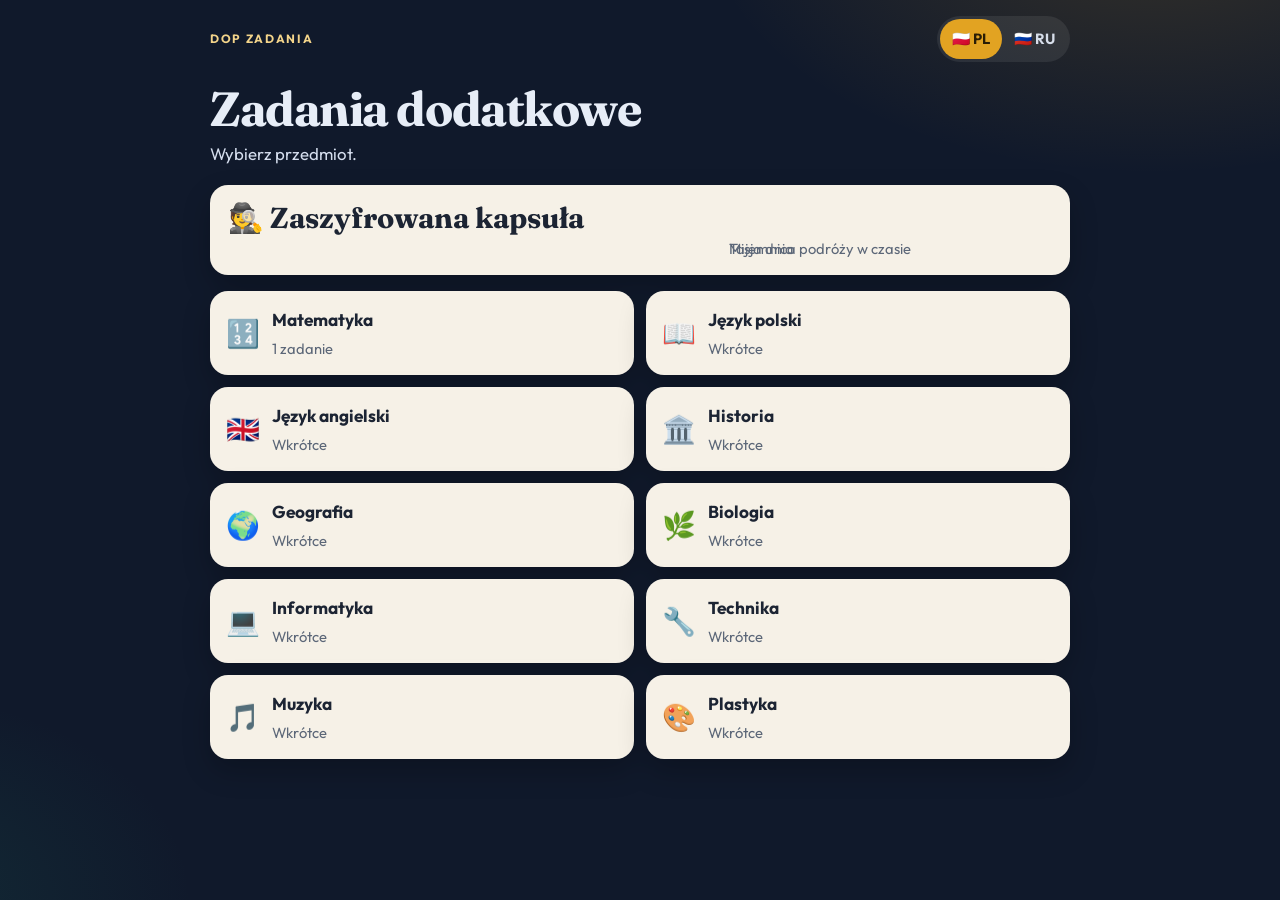
<file: index.html>
<!DOCTYPE html>
<html lang="pl">
<head>
  <meta charset="UTF-8">
  <meta name="viewport" content="width=device-width, initial-scale=1, viewport-fit=cover">
  <meta name="theme-color" content="#10192b">
  <title>Zadania dodatkowe</title>
  <link rel="icon" href="data:image/svg+xml,%3Csvg xmlns='http://www.w3.org/2000/svg' viewBox='0 0 64 64'%3E%3Crect fill='%2310192b' width='64' height='64' rx='14'/%3E%3Ctext x='32' y='42' text-anchor='middle' font-size='28'%3E🧩%3C/text%3E%3C/svg%3E">
  <link rel="preconnect" href="https://fonts.googleapis.com">
  <link rel="preconnect" href="https://fonts.gstatic.com" crossorigin>
  <link href="https://fonts.googleapis.com/css2?family=Fraunces:opsz,wght@9..144,600;9..144,700&family=Outfit:wght@400;600;700&display=swap" rel="stylesheet">
  <link rel="stylesheet" href="css/catalog.css">
</head>
<body>
  <div class="bg" aria-hidden="true"></div>
  <div class="app">
    <header class="top">
      <p class="brand" id="brand"></p>
      <div class="lang" role="group" aria-label="PL RU">
        <button type="button" data-set-lang="pl" aria-pressed="true">🇵🇱 PL</button>
        <button type="button" data-set-lang="ru" aria-pressed="false">🇷🇺 RU</button>
      </div>
    </header>
    <main id="stage"></main>
  </div>
  <noscript>
    <p class="noscript">Włącz JavaScript, aby wybrać zadanie.</p>
  </noscript>
  <script src="js/catalog-i18n.js"></script>
  <script src="js/catalog.js"></script>
</body>
</html>
</file>
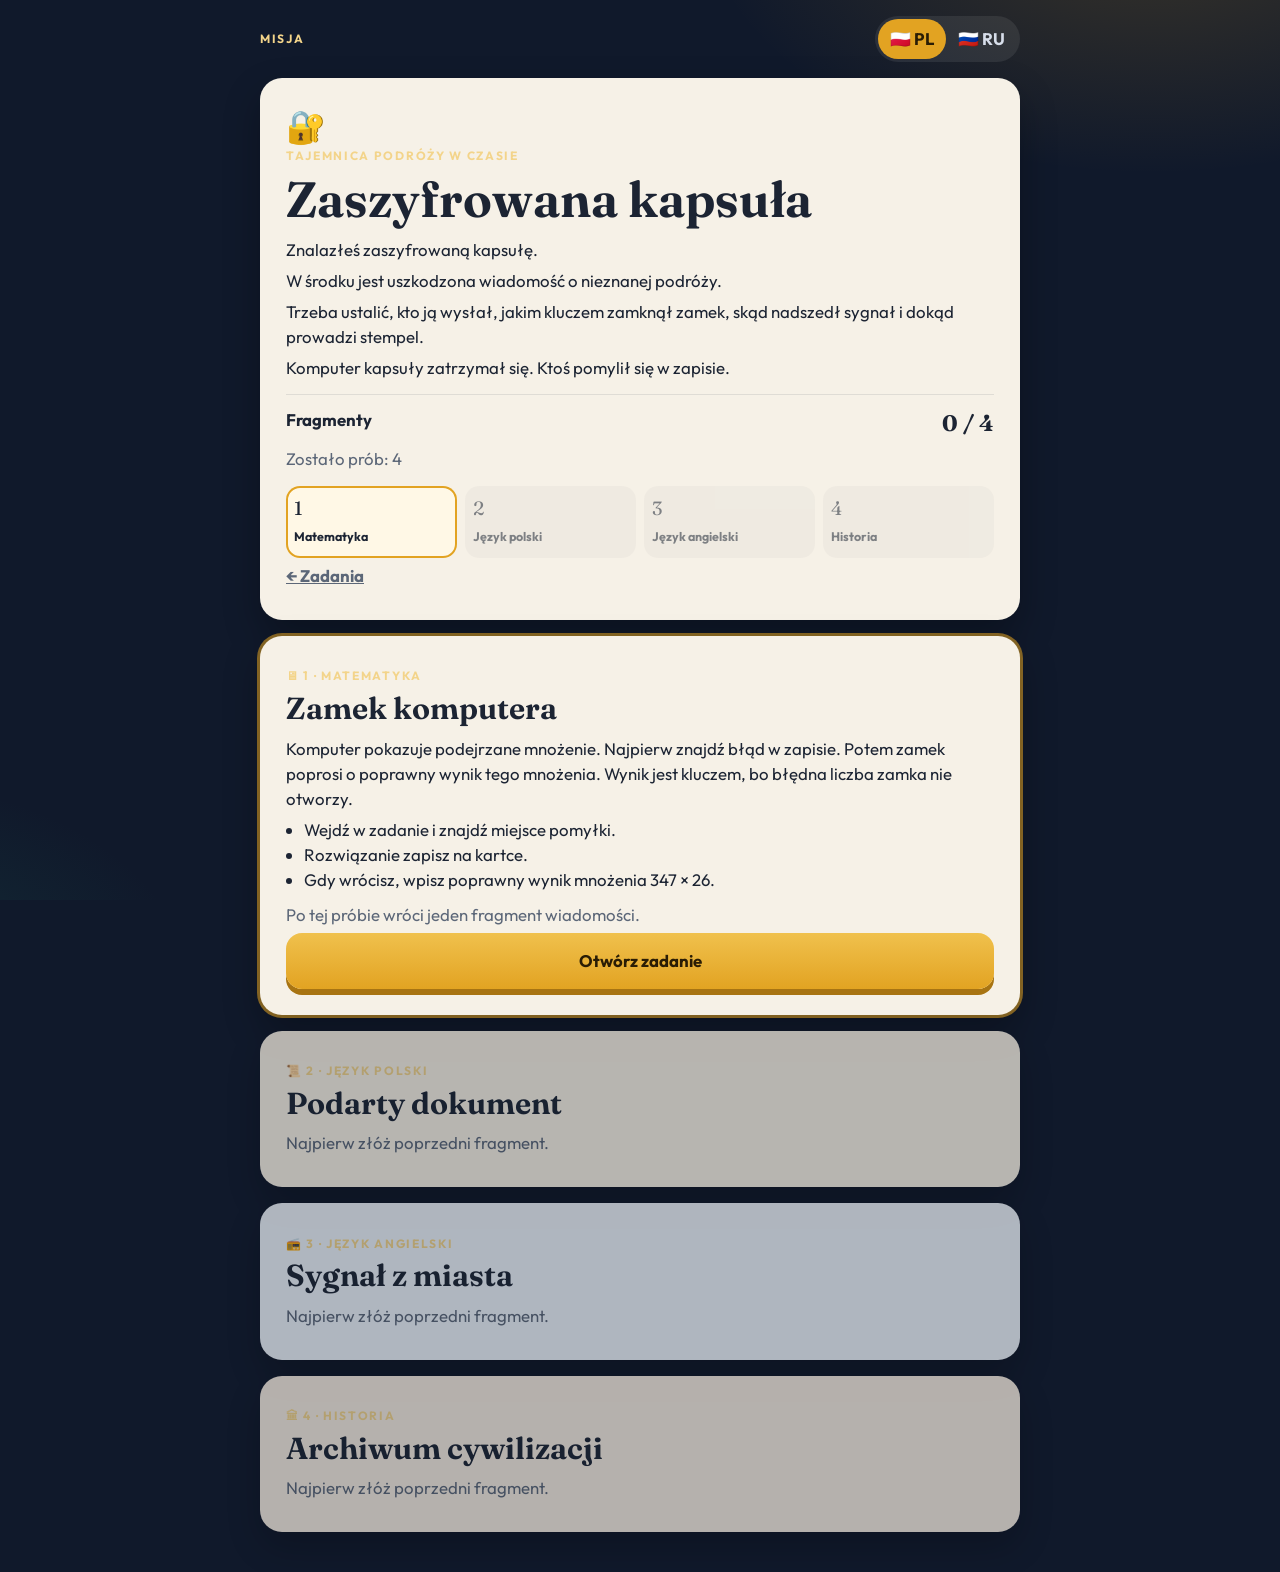
<file: zaszyfrowana-kapsula/index.html>
<!DOCTYPE html>
<html lang="pl">
<head>
  <meta charset="UTF-8">
  <meta name="viewport" content="width=device-width, initial-scale=1, viewport-fit=cover">
  <meta name="theme-color" content="#10192b">
  <title>Misja: zaszyfrowana kapsuła</title>
  <link rel="icon" href="data:image/svg+xml,%3Csvg xmlns='http://www.w3.org/2000/svg' viewBox='0 0 64 64'%3E%3Crect fill='%2310192b' width='64' height='64' rx='14'/%3E%3Cpath d='M32 14 a8 8 0 0 1 8 8 v4 h4 a6 6 0 0 1 6 6 v16 a6 6 0 0 1 -6 6 H20 a6 6 0 0 1 -6 -6 V32 a6 6 0 0 1 6 -6 h4 v-4 a8 8 0 0 1 8 -8 z' fill='none' stroke='%23f0c14d' stroke-width='3'/%3E%3C/svg%3E">
  <link rel="preconnect" href="https://fonts.googleapis.com">
  <link rel="preconnect" href="https://fonts.gstatic.com" crossorigin>
  <link href="https://fonts.googleapis.com/css2?family=Fraunces:ital,opsz,wght@0,9..144,600;0,9..144,700;1,9..144,600&family=Outfit:wght@400;600;700&display=swap" rel="stylesheet">
  <link rel="stylesheet" href="css/mission.css">
</head>
<body>
  <div class="bg" aria-hidden="true"></div>
  <div class="app">
    <header class="top" id="top"></header>
    <main id="stage"></main>
  </div>
  <noscript>
    <p class="noscript">Włącz JavaScript, aby otworzyć misję.</p>
  </noscript>
  <script src="js/copy.js"></script>
  <script src="js/app.js"></script>
</body>
</html>
</file>
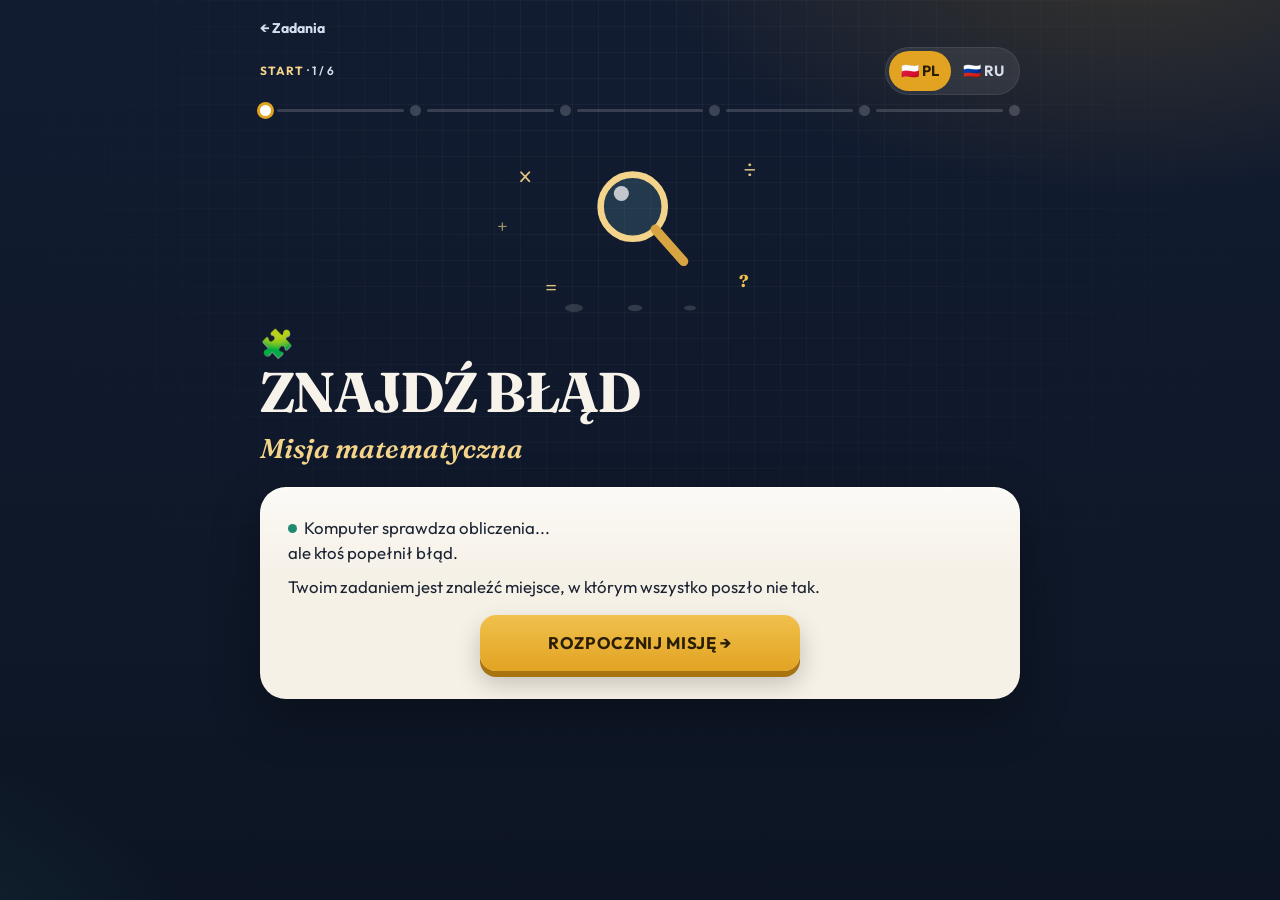
<file: znajdz-blad/index.html>
<!DOCTYPE html>
<html lang="pl">
<head>
  <meta charset="UTF-8">
  <meta name="viewport" content="width=device-width, initial-scale=1, viewport-fit=cover">
  <meta name="theme-color" content="#10192b">
  <title>ZNAJDŹ BŁĄD — Misja matematyczna</title>
  <link rel="icon" href="data:image/svg+xml,%3Csvg xmlns='http://www.w3.org/2000/svg' viewBox='0 0 64 64'%3E%3Crect fill='%2310192b' width='64' height='64' rx='14'/%3E%3Ccircle cx='26' cy='26' r='12' fill='none' stroke='%23f0c14d' stroke-width='4'/%3E%3Cpath d='M35 35 L48 50' stroke='%23f0c14d' stroke-width='4' stroke-linecap='round'/%3E%3C/svg%3E">
  <link rel="preconnect" href="https://fonts.googleapis.com">
  <link rel="preconnect" href="https://fonts.gstatic.com" crossorigin>
  <link href="https://fonts.googleapis.com/css2?family=Fraunces:ital,opsz,wght@0,9..144,600;0,9..144,700;1,9..144,600&family=Outfit:wght@400;600;700&display=swap" rel="stylesheet">
  <link rel="stylesheet" href="css/style.css">
</head>
<body>
  <div class="bg" aria-hidden="true"></div>
  <div class="app">
    <header class="top" id="top"></header>
    <main id="stage"></main>
  </div>
  <noscript>
    <p class="noscript">Włącz JavaScript, aby rozpocząć misję.</p>
  </noscript>
  <script src="js/i18n.js"></script>
  <script src="js/app.js"></script>
</body>
</html>
</file>
<file: css/catalog.css>
:root {
  --ink: #10192b;
  --paper: #f6f1e7;
  --gold: #e2a322;
  --gold-2: #f3d48a;
  --text: #1c2433;
  --muted: #5c6778;
  --on-dark: #e7edf7;
  --font: "Outfit", "Segoe UI", sans-serif;
  --display: "Fraunces", Georgia, serif;
}

* { box-sizing: border-box; }

html, body {
  margin: 0;
  overflow-x: clip;
}

body {
  min-height: 100dvh;
  color: var(--on-dark);
  font-family: var(--font);
  font-size: 1.05rem;
  line-height: 1.45;
  background: var(--ink);
}

.bg {
  position: fixed;
  inset: 0;
  pointer-events: none;
  background:
    radial-gradient(820px 480px at 90% -10%, rgba(226, 163, 34, 0.18), transparent 55%),
    radial-gradient(640px 420px at -10% 100%, rgba(31, 138, 112, 0.16), transparent 50%),
    #10192b;
}

.app {
  position: relative;
  width: min(860px, calc(100% - 28px));
  margin: 0 auto;
  padding:
    calc(16px + env(safe-area-inset-top))
    0
    calc(36px + env(safe-area-inset-bottom));
}

.top {
  display: flex;
  align-items: center;
  justify-content: space-between;
  gap: 12px;
  margin-bottom: 22px;
}

.brand {
  margin: 0;
  font-size: 0.75rem;
  font-weight: 700;
  letter-spacing: 0.14em;
  color: var(--gold-2);
}

.lang {
  display: flex;
  flex: none;
  padding: 3px;
  border-radius: 999px;
  background: rgba(255, 255, 255, 0.08);
}

.lang button {
  min-height: 40px;
  padding: 0 12px;
  border: 0;
  border-radius: 999px;
  background: transparent;
  color: #d7deea;
  font: inherit;
  font-size: 0.92rem;
  font-weight: 700;
  cursor: pointer;
}

.lang button[aria-pressed="true"] {
  background: var(--gold);
  color: #2a1d05;
}

h1 {
  margin: 0 0 8px;
  font-family: var(--display);
  font-weight: 700;
  font-size: clamp(1.8rem, 7vw, 3rem);
  line-height: 1.05;
  letter-spacing: -0.03em;
  overflow-wrap: anywhere;
}

.lead {
  margin: 0 0 18px;
  color: #d5deee;
}

.back {
  display: inline-flex;
  margin-bottom: 10px;
  color: #d5deee;
  font-weight: 700;
  text-decoration: none;
}

.grid {
  display: grid;
  grid-template-columns: 1fr;
  gap: 12px;
}

.card,
.task {
  display: grid;
  align-items: center;
  gap: 4px 12px;
  min-height: 84px;
  padding: 14px 16px;
  color: var(--text);
  text-decoration: none;
  background: var(--paper);
  border-radius: 18px;
  box-shadow: 0 12px 28px rgba(0, 0, 0, 0.22);
}

.card {
  grid-template-columns: auto 1fr;
  grid-template-areas:
    "icon name"
    "icon meta";
}

.task {
  grid-template-columns: auto 1fr;
  grid-template-areas:
    "icon copy"
    "open open";
}

.card-icon {
  grid-area: icon;
  font-size: 1.7rem;
  line-height: 1;
}

.card-name {
  grid-area: name;
  font-weight: 700;
  font-size: 1.08rem;
}

.card-meta {
  grid-area: meta;
  color: var(--muted);
  font-size: 0.92rem;
}

.task-copy {
  grid-area: copy;
  display: grid;
  gap: 2px;
}

.open {
  grid-area: open;
  margin-top: 6px;
  color: #8a5b08;
  font-weight: 700;
}

.empty {
  margin: 0;
  padding: 22px 18px;
  border-radius: 18px;
  background: rgba(255, 255, 255, 0.06);
  color: #d5deee;
}

.noscript {
  position: relative;
  max-width: 40rem;
  margin: 2rem auto;
  padding: 0 1rem;
}

button:focus-visible,
a:focus-visible {
  outline: 3px solid var(--gold-2);
  outline-offset: 3px;
}

@media (hover: hover) {
  .card:hover,
  .task:hover { transform: translateY(-2px); }
}

@media (min-width: 720px) {
  .grid { grid-template-columns: 1fr 1fr; }
  .task {
    grid-template-columns: auto 1fr auto;
    grid-template-areas: "icon copy open";
  }
  .open { margin-top: 0; }
}

.mission-banner {
  display: grid;
  gap: 4px;
  margin: 0 0 16px;
  padding: 16px 18px;
  color: var(--text);
  text-decoration: none;
  background: var(--paper);
  border-radius: 18px;
  box-shadow: 0 12px 28px rgba(0, 0, 0, 0.22);
}

.mission-banner strong {
  font-family: var(--display);
  font-size: clamp(1.35rem, 4vw, 1.8rem);
  line-height: 1.15;
}

.screen { animation: rise 0.35s ease; }

@keyframes rise {
  from { opacity: 0; transform: translateY(10px); }
  to { opacity: 1; transform: none; }
}

@media (prefers-reduced-motion: reduce) {
  .screen { animation: none; }
}
</file>
<file: zaszyfrowana-kapsula/css/mission.css>
:root {
  --ink: #10192b;
  --paper: #f6f1e7;
  --paper-2: #fffdf8;
  --gold: #e2a322;
  --gold-2: #f3d48a;
  --gold-deep: #a87412;
  --teal: #1f8a70;
  --text: #1c2433;
  --muted: #5c6778;
  --on-dark: #e7edf7;
  --font: "Outfit", "Segoe UI", sans-serif;
  --display: "Fraunces", Georgia, serif;
}

* { box-sizing: border-box; }

html, body {
  margin: 0;
  overflow-x: clip;
}

body {
  min-height: 100dvh;
  color: var(--on-dark);
  font-family: var(--font);
  font-size: 1.05rem;
  line-height: 1.5;
  background: var(--ink);
}

.bg {
  position: fixed;
  inset: 0;
  pointer-events: none;
  background:
    radial-gradient(820px 480px at 90% -10%, rgba(226, 163, 34, 0.2), transparent 55%),
    radial-gradient(640px 420px at -10% 110%, rgba(31, 138, 112, 0.18), transparent 50%),
    #10192b;
}

.app {
  position: relative;
  width: min(760px, calc(100% - 28px));
  margin: 0 auto;
  padding:
    calc(16px + env(safe-area-inset-top))
    0
    calc(40px + env(safe-area-inset-bottom));
}

.top, .back-row {
  display: flex;
  align-items: center;
  justify-content: space-between;
  gap: 12px;
}

.brand, .card-kicker {
  margin: 0;
  font-size: 0.75rem;
  font-weight: 700;
  letter-spacing: 0.14em;
  text-transform: uppercase;
  color: var(--gold-2);
}

.lang {
  display: flex;
  padding: 3px;
  border-radius: 999px;
  background: rgba(255, 255, 255, 0.08);
}

.lang button {
  min-height: 40px;
  padding: 0 12px;
  border: 0;
  border-radius: 999px;
  background: transparent;
  color: #d7deea;
  font: inherit;
  font-weight: 700;
  cursor: pointer;
}

.lang button[aria-pressed="true"] {
  background: var(--gold);
  color: #2a1d05;
}

.hero, .card, .finale {
  margin-top: 16px;
  padding: clamp(16px, 4vw, 26px);
  border-radius: 22px;
  background: var(--paper);
  color: var(--text);
  box-shadow: 0 16px 36px rgba(0, 0, 0, 0.28);
}

.hero { animation: rise 0.4s ease; }

.hero-mark {
  margin: 0;
  font-size: 2rem;
  line-height: 1;
}

h1, h2 {
  margin: 0.2rem 0 0.6rem;
  font-family: var(--display);
  font-weight: 650;
  line-height: 1.15;
}

h1 { font-size: clamp(2rem, 7vw, 3.1rem); }
h2 { font-size: clamp(1.45rem, 4vw, 1.9rem); }

.hero p, .card p, .finale p { margin: 0.35rem 0; }

.progress {
  display: flex;
  justify-content: space-between;
  margin-top: 14px !important;
  padding-top: 12px;
  border-top: 1px solid rgba(28, 36, 51, 0.1);
  font-weight: 700;
}

.progress strong { font-family: var(--display); font-size: 1.4rem; }

.left { color: var(--muted); }

.map {
  display: grid;
  grid-template-columns: repeat(4, minmax(0, 1fr));
  gap: 8px;
  margin: 14px 0 0;
  padding: 0;
  list-style: none;
}

.map a {
  display: grid;
  gap: 4px;
  min-height: 72px;
  padding: 8px;
  border-radius: 14px;
  color: inherit;
  text-decoration: none;
  background: rgba(28, 36, 51, 0.05);
}

.map-no {
  font-family: var(--display);
  font-size: 1.2rem;
}

.map-name {
  font-size: 0.78rem;
  font-weight: 700;
  line-height: 1.2;
}

.map-node.is-active a {
  background: #fff8e6;
  box-shadow: inset 0 0 0 2px var(--gold);
}

.map-node.is-done a { background: rgba(31, 138, 112, 0.14); }
.map-node.is-locked a { opacity: 0.55; }

.card.is-locked { opacity: 0.72; }
.card.is-active { box-shadow: 0 0 0 3px rgba(226, 163, 34, 0.55), 0 16px 36px rgba(0, 0, 0, 0.28); }
.card.is-done { background: var(--paper-2); }

.lock-note, .reward { color: var(--muted); }

.task-title {
  margin-top: 10px !important;
  font-weight: 700;
  letter-spacing: 0.04em;
  text-transform: uppercase;
}

ul { margin: 0.3rem 0 0.6rem; padding-left: 1.1rem; }

.fragment {
  display: grid;
  gap: 4px;
  margin-top: 12px !important;
  padding: 12px 14px;
  border-radius: 16px;
  background: #fff8e6;
  box-shadow: inset 0 0 0 2px var(--gold);
  animation: pop 0.35s ease;
}

.fragment span {
  font-size: 0.78rem;
  font-weight: 700;
  letter-spacing: 0.08em;
  text-transform: uppercase;
  color: var(--gold-deep);
}

.fragment strong {
  font-family: var(--display);
  font-size: clamp(1.6rem, 5vw, 2.2rem);
  letter-spacing: 0.04em;
}

.actions {
  display: flex;
  flex-direction: column;
  margin-top: 14px;
}

.btn, .btn-ghost {
  font: inherit;
  cursor: pointer;
  touch-action: manipulation;
}

.btn {
  display: flex;
  align-items: center;
  justify-content: center;
  min-height: 56px;
  padding: 12px 18px;
  border: 0;
  border-radius: 16px;
  background: linear-gradient(180deg, #f0c14d 0%, #e2a322 100%);
  color: #2a1d05;
  font-weight: 700;
  text-align: center;
  text-decoration: none;
  box-shadow: 0 6px 0 var(--gold-deep);
}

.btn:active { transform: translateY(2px); box-shadow: 0 4px 0 var(--gold-deep); }

.btn-ghost {
  min-height: 44px;
  border: 0;
  background: transparent;
  color: var(--muted);
  font-weight: 700;
}

.back-row { margin-top: 16px; }
.back-row a { color: var(--muted); font-weight: 700; }

.finale h2 { font-size: clamp(1.7rem, 5vw, 2.3rem); }

.cards-row {
  display: grid;
  grid-template-columns: 1fr 1fr;
  gap: 8px;
  margin-top: 12px;
}

.mini {
  display: flex;
  align-items: center;
  justify-content: center;
  min-height: 84px;
  margin: 0;
  padding: 10px;
  border-radius: 16px;
  text-align: center;
  background: #fff8e6;
  box-shadow: inset 0 0 0 2px var(--gold);
  animation: pop 0.4s ease;
}

.mini strong {
  font-family: var(--display);
  font-size: clamp(1.05rem, 3.5vw, 1.35rem);
  letter-spacing: 0.03em;
}

.noscript {
  width: min(760px, calc(100% - 28px));
  margin: 24px auto;
}

@keyframes rise {
  from { opacity: 0; transform: translateY(8px); }
  to { opacity: 1; transform: none; }
}

@keyframes pop {
  from { transform: scale(0.96); }
  to { transform: none; }
}

@media (max-width: 560px) {
  .map-name { font-size: 0.68rem; }
}

.flash {
  margin: 12px 0 0;
  padding: 10px 12px;
  border-radius: 12px;
  background: rgba(226, 163, 34, 0.18);
  font-weight: 700;
}

.chips, .choices, .pics, .tray, .slots, .key-row, .stamp-row {
  display: flex;
  flex-wrap: wrap;
  gap: 8px;
  margin: 10px 0;
}

.chip, .choice, .pic, .slot, .mini {
  font: inherit;
  cursor: pointer;
}

.chip, .choice {
  min-height: 44px;
  padding: 8px 12px;
  border: 2px solid rgba(28, 36, 51, 0.12);
  border-radius: 14px;
  background: #fff;
  color: var(--text);
  font-weight: 700;
}

.chip.is-on, .choice.is-on { border-color: var(--gold); background: #fff8e6; }
.choice.is-done { opacity: 0.45; }

.sentence, .air, .sign, .hear {
  margin: 8px 0;
  padding: 10px 12px;
  border-radius: 14px;
  background: rgba(28, 36, 51, 0.05);
}

.sign, .hear {
  font-family: var(--display);
  font-size: 1.4rem;
  text-align: center;
  letter-spacing: 0.04em;
}

.bins, .match {
  display: grid;
  gap: 8px;
}

.match { grid-template-columns: 1fr 1fr; }

.bin, .flag, .group {
  margin: 8px 0;
  padding: 8px;
  border-radius: 14px;
  background: rgba(28, 36, 51, 0.04);
}

.order-row { min-height: 48px; display: flex; flex-wrap: wrap; gap: 8px; }

.pic {
  display: grid;
  gap: 4px;
  justify-items: center;
  width: calc(50% - 8px);
  min-height: 84px;
  padding: 8px;
  border: 2px solid rgba(28, 36, 51, 0.12);
  border-radius: 16px;
  background: #fff;
  color: var(--text);
  font-weight: 700;
}

.pic span { font-size: 1.8rem; }

.key-form { display: grid; gap: 8px; }
.key-form input {
  min-height: 56px;
  padding: 12px 14px;
  border: 2px solid rgba(28, 36, 51, 0.16);
  border-radius: 16px;
  font: inherit;
  font-size: 1.4rem;
  text-align: center;
}

.glyph { width: 64px; height: 64px; color: #8a5a10; }
.key-bit { display: grid; justify-items: center; gap: 4px; font-weight: 700; }
.stamp-row { padding: 8px; border-radius: 16px; background: #f3e2c2; }

.slot {
  display: grid;
  gap: 4px;
  width: 100%;
  min-height: 72px;
  padding: 10px 12px;
  text-align: left;
  border: 2px dashed rgba(138, 90, 16, 0.45);
  border-radius: 16px;
  background: #fffdf8;
  color: var(--text);
}

.slot span { font-size: 0.78rem; font-weight: 700; letter-spacing: 0.06em; text-transform: uppercase; color: var(--gold-deep); }
.mini { min-height: 64px; padding: 8px; }

.torn p, .message {
  font-family: var(--display);
  font-size: 1.25rem;
  line-height: 1.35;
}

.skills { display: flex; flex-wrap: wrap; gap: 8px; padding: 0; list-style: none; }
.skills li {
  padding: 6px 10px;
  border-radius: 999px;
  background: #fff8e6;
  font-weight: 700;
}

.scene-polski { background: #f8f1e4; }
.scene-angielski { background: #eef3f8; }
.scene-historia { background: #f6ecdf; }
.scene-final { background: #fff8e8; }
.hero.scene-angielski { background: #18283f; color: var(--on-dark); }
.hero.scene-historia { background: #3a2a1c; color: #f6ecdf; }
.hero.scene-final { background: #1c2433; color: var(--gold-2); }
.hero.scene-polski { background: #f4ead8; color: var(--text); }
.hero.scene-matematyka { background: var(--paper); color: var(--text); }

h3 { margin: 0.2rem 0 0.4rem; font-family: var(--display); }

@media (prefers-reduced-motion: reduce) {
  .hero, .fragment, .mini { animation: none; }
}
</file>
<file: znajdz-blad/css/style.css>
:root {
  --ink: #10192b;
  --ink-2: #18243a;
  --paper: #f6f1e7;
  --paper-2: #fffdf8;
  --gold: #e2a322;
  --gold-2: #f3d48a;
  --gold-deep: #a87412;
  --coral: #e85d4c;
  --teal: #1f8a70;
  --text: #1c2433;
  --muted: #5c6778;
  --on-dark: #e7edf7;
  --shadow: 0 18px 50px rgba(0, 0, 0, 0.32);
  --font: "Outfit", "Segoe UI", sans-serif;
  --display: "Fraunces", Georgia, serif;
}

* { box-sizing: border-box; }

html, body {
  margin: 0;
  overflow-x: clip;
}

body {
  min-height: 100dvh;
  color: var(--on-dark);
  font-family: var(--font);
  font-size: 1.05rem;
  line-height: 1.5;
  background: var(--ink);
}

.bg {
  position: fixed;
  inset: 0;
  pointer-events: none;
  background:
    radial-gradient(900px 520px at 88% -10%, rgba(226, 163, 34, 0.2), transparent 55%),
    radial-gradient(680px 480px at -12% 110%, rgba(31, 138, 112, 0.18), transparent 52%),
    linear-gradient(180deg, #121c31 0%, #10192b 48%, #0d1524 100%);
}

.bg::after {
  content: "";
  position: absolute;
  inset: 0;
  background-image:
    linear-gradient(rgba(255, 255, 255, 0.035) 1px, transparent 1px),
    linear-gradient(90deg, rgba(255, 255, 255, 0.035) 1px, transparent 1px);
  background-size: 26px 26px;
  mask-image: radial-gradient(circle at 50% 18%, #000 10%, transparent 72%);
}

.app {
  position: relative;
  width: min(760px, calc(100% - 28px));
  margin: 0 auto;
  padding:
    calc(14px + env(safe-area-inset-top))
    0
    calc(32px + env(safe-area-inset-bottom));
}

.top { margin-bottom: 18px; }

.to-catalog {
  display: inline-flex;
  margin-bottom: 8px;
  color: #d5deee;
  font-size: 0.88rem;
  font-weight: 700;
  text-decoration: none;
}

.to-catalog:hover { color: var(--gold-2); }

.top-row {
  display: flex;
  align-items: center;
  justify-content: space-between;
  gap: 12px;
}

.phase {
  margin: 0;
  min-width: 0;
  font-size: 0.74rem;
  font-weight: 700;
  letter-spacing: 0.08em;
  color: var(--gold-2);
}

.phase span {
  color: #d5deee;
  letter-spacing: 0.04em;
  font-weight: 600;
}

.lang {
  display: flex;
  flex: none;
  padding: 3px;
  border-radius: 999px;
  background: rgba(255, 255, 255, 0.08);
  border: 1px solid rgba(255, 255, 255, 0.08);
}

.lang button {
  min-height: 40px;
  padding: 0 12px;
  border: 0;
  border-radius: 999px;
  background: transparent;
  color: #d7deea;
  font: inherit;
  font-size: 0.92rem;
  font-weight: 700;
  cursor: pointer;
}

.lang button[aria-pressed="true"] {
  background: var(--gold);
  color: #2a1d05;
}

.steps {
  display: flex;
  align-items: center;
  gap: 6px;
  margin-top: 10px;
}

.step-dot {
  width: 11px;
  height: 11px;
  flex: none;
  border-radius: 50%;
  background: rgba(255, 255, 255, 0.18);
}

.step-dot.is-done { background: var(--gold); }

.step-dot.is-now {
  background: #fff;
  box-shadow: 0 0 0 3px var(--gold);
}

.step-line {
  height: 3px;
  flex: 1;
  border-radius: 99px;
  background: rgba(255, 255, 255, 0.16);
}

.step-line.is-done { background: var(--gold); }

h1 {
  margin: 0 0 8px;
  font-family: var(--display);
  font-weight: 700;
  font-size: clamp(1.75rem, 7.2vw, 3.5rem);
  overflow-wrap: anywhere;
  line-height: 1.02;
  letter-spacing: -0.03em;
  color: #f7f3ea;
}

.subtitle {
  margin: 0 0 18px;
  font-family: var(--display);
  font-style: italic;
  font-weight: 600;
  font-size: clamp(1.25rem, 3vw, 1.7rem);
  color: var(--gold-2);
}

.eyebrow {
  margin: 8px 0 6px;
  font-size: 1.7rem;
  line-height: 1;
}

.stage-name {
  margin: 0 0 8px;
  font-size: 0.82rem;
  font-weight: 700;
  letter-spacing: 0.14em;
  color: var(--gold-2);
}

.q-count {
  margin: 0 0 8px;
  color: #c9d4e6;
  font-weight: 700;
}

.q-dots {
  display: flex;
  gap: 8px;
  margin-bottom: 12px;
}

.q-dots span {
  width: 28px;
  height: 6px;
  border-radius: 99px;
  background: rgba(255, 255, 255, 0.18);
}

.q-dots .is-done,
.q-dots .is-now { background: var(--gold); }

.sheet {
  background:
    linear-gradient(180deg, rgba(255, 255, 255, 0.65), transparent 90px),
    var(--paper);
  color: var(--text);
  border-radius: 26px;
  padding: clamp(18px, 4vw, 28px);
  box-shadow: var(--shadow), inset 0 1px 0 rgba(255, 255, 255, 0.7);
}

.sheet-tight { margin-top: 14px; }

.sheet h2 {
  margin: 0 0 14px;
  font-family: var(--display);
  font-size: 1.25rem;
  font-weight: 600;
}

.tag {
  margin: 0 0 12px;
  font-size: 0.75rem;
  font-weight: 700;
  letter-spacing: 0.16em;
  color: var(--coral);
}

.scan { margin-top: 0; }

.pulse {
  display: inline-block;
  width: 9px;
  height: 9px;
  margin-right: 4px;
  border-radius: 50%;
  background: var(--teal);
  box-shadow: 0 0 0 0 rgba(31, 138, 112, 0.6);
  animation: ping 1.8s ease-out infinite;
  vertical-align: 1px;
}

.callout {
  margin: 16px 0 8px;
  padding: 12px 14px;
  border-left: 4px solid var(--gold);
  border-radius: 14px;
  background: rgba(226, 163, 34, 0.14);
}

.callout p,
.lede p,
.sheet p { margin: 0 0 8px; }

.callout p:last-child,
.lede p:last-child,
.sheet > p:last-child { margin-bottom: 0; }

.ready {
  margin: 14px 0 0;
  color: var(--muted);
  font-size: 0.95rem;
}

.lede { margin: 4px 0 16px; }

.lede strong,
.callout strong,
.key-line strong { font-weight: 700; }

.key-line {
  margin-top: 4px;
  font-size: 1.12rem;
}

.sum-wrap {
  width: max-content;
  margin: 4px auto 0;
}

.sum {
  display: grid;
  grid-template-columns: repeat(4, 1.15ch);
  justify-content: center;
  width: max-content;
  margin: 0 auto;
  font-family: "Courier New", ui-monospace, monospace;
  font-size: clamp(2.3rem, 9vw, 3.5rem);
  font-weight: 700;
  line-height: 1.05;
  letter-spacing: 0.02em;
}

.sum .op { font-family: var(--font); }

.rule {
  width: 100%;
  height: 4px;
  margin: 8px 0 4px;
  border-radius: 4px;
  background: var(--text);
}

.quotient {
  display: flex;
  flex-wrap: nowrap;
  align-items: baseline;
  justify-content: center;
  gap: 0.28em;
  margin: 6px 0 8px;
  font-family: var(--display);
  font-size: clamp(1.55rem, 7.5vw, 3.3rem);
  font-weight: 700;
  line-height: 1.1;
  letter-spacing: -0.03em;
}

.quotient .op { color: var(--coral); }

.mystery {
  display: inline-grid;
  place-items: center;
  min-width: 1.15em;
  color: var(--teal);
}

.cards {
  display: grid;
  grid-template-columns: 1fr;
  gap: 12px;
}

.clue {
  animation: rise 0.42s ease both;
  display: grid;
  grid-template-columns: auto 1fr;
  grid-template-areas:
    "no title"
    "no hint"
    "mark mark";
  gap: 2px 12px;
  width: 100%;
  margin: 0;
  padding: 14px 14px 12px;
  text-align: left;
  color: var(--text);
  background: var(--paper-2);
  border: 2px solid transparent;
  border-radius: 18px;
  box-shadow: 0 10px 24px rgba(0, 0, 0, 0.18);
  font: inherit;
  cursor: pointer;
  transition: border-color 0.2s ease, transform 0.2s ease, box-shadow 0.2s ease, background 0.2s ease;
}

.clue-no {
  grid-area: no;
  align-self: center;
  display: grid;
  place-items: center;
  width: 36px;
  height: 36px;
  border-radius: 50%;
  background: #efe6d4;
  color: #6d5420;
  font-weight: 700;
}

.clue-title {
  grid-area: title;
  font-weight: 700;
  letter-spacing: 0.03em;
  line-height: 1.25;
}

.clue-hint {
  grid-area: hint;
  color: var(--muted);
  font-size: 0.92rem;
}

.clue-mark {
  grid-area: mark;
  min-height: 1.2em;
  color: var(--teal);
  font-size: 0.92rem;
  font-weight: 700;
  opacity: 0;
}

.clue:nth-child(1) { animation-delay: 0.04s; }
.clue:nth-child(2) { animation-delay: 0.1s; }
.clue:nth-child(3) { animation-delay: 0.16s; }
.clue:nth-child(4) { animation-delay: 0.22s; }

.clue.is-on {
  background: #fff8e6;
  border-color: var(--gold);
  box-shadow: 0 0 0 4px rgba(226, 163, 34, 0.28), 0 12px 26px rgba(0, 0, 0, 0.18);
}

.clue.is-on .clue-mark { opacity: 1; }
.clue.is-on .clue-no { background: var(--gold); color: #2a1d05; }

.fine {
  margin: 12px 0 0;
  color: var(--muted);
  font-size: 0.92rem;
}

.fine-on-dark { color: #c5d0e2; }

.note-label {
  display: block;
  margin-bottom: 8px;
  font-size: 0.92rem;
  font-weight: 700;
  color: var(--muted);
}

textarea {
  width: 100%;
  min-height: 120px;
  padding: 14px 16px;
  resize: vertical;
  border: 2px solid rgba(28, 36, 51, 0.14);
  border-radius: 16px;
  background: var(--paper-2);
  color: var(--text);
  font: inherit;
  font-size: 1rem;
  line-height: 1.45;
}

textarea:focus {
  outline: 3px solid rgba(226, 163, 34, 0.5);
  border-color: var(--gold);
}

.actions {
  display: flex;
  flex-direction: column;
  align-items: stretch;
  gap: 8px;
  margin-top: 16px;
}

.btn,
.btn-ghost {
  font: inherit;
  cursor: pointer;
  touch-action: manipulation;
}

.btn {
  display: flex;
  align-items: center;
  justify-content: center;
  min-height: 56px;
  padding: 12px 22px;
  border: 0;
  border-radius: 16px;
  background: linear-gradient(180deg, #f0c14d 0%, #e2a322 100%);
  color: #2a1d05;
  font-weight: 700;
  letter-spacing: 0.04em;
  text-align: center;
  text-decoration: none;
  box-shadow: 0 6px 0 var(--gold-deep), 0 12px 24px rgba(0, 0, 0, 0.22);
}

.btn:active {
  transform: translateY(2px);
  box-shadow: 0 4px 0 var(--gold-deep), 0 8px 16px rgba(0, 0, 0, 0.2);
}

.btn-ghost {
  min-height: 44px;
  padding: 8px 12px;
  border: 0;
  background: transparent;
  color: #c5d0e2;
  font-weight: 700;
}

.sheet .btn-ghost { color: var(--muted); }

.chains {
  display: grid;
  gap: 16px;
}

.chain {
  list-style: none;
  margin: 0;
  padding: 14px;
  border-radius: 16px;
  background: rgba(28, 36, 51, 0.04);
}

.chain-item { margin: 0; padding: 0; }

.chain-step {
  display: block;
  margin: 0;
  padding: 7px 10px;
  border-radius: 10px;
  background: #fff;
  font-weight: 700;
  text-align: center;
  animation: step-in 0.45s ease both;
  animation-delay: calc(var(--i) * 90ms);
}

.chain-step.is-head {
  background: #1c2433;
  color: #f7f3ea;
}

.arrow {
  display: block;
  margin: 4px 0;
  text-align: center;
  color: var(--gold-deep);
  font-weight: 700;
}

.scene {
  position: relative;
  height: 168px;
  max-width: 340px;
  margin: 0 auto 8px;
}

.glass {
  position: absolute;
  left: 50%;
  top: 18px;
  width: 118px;
  height: 118px;
  margin-left: -56px;
  overflow: visible;
  animation: float 3.8s ease-in-out infinite;
}

.lens {
  fill: rgba(125, 196, 214, 0.18);
  stroke: var(--gold-2);
  stroke-width: 7;
}

.gleam { fill: rgba(255, 255, 255, 0.72); }

.handle {
  fill: none;
  stroke: #d7a441;
  stroke-width: 10;
  stroke-linecap: round;
}

.floater {
  position: absolute;
  font-family: var(--display);
  font-weight: 700;
  color: rgba(243, 212, 138, 0.9);
  animation: drift 4.8s ease-in-out infinite;
}

.f1 { left: 14%; top: 22px; font-size: 1.7rem; }
.f2 { right: 16%; top: 18px; font-size: 1.5rem; animation-delay: -1.2s; }
.f3 { left: 22%; bottom: 18px; font-size: 1.35rem; animation-delay: -2s; }
.f4 { right: 18%; bottom: 28px; color: #f0c14d; animation-delay: -0.6s; }
.f5 { left: 8%; top: 78px; font-size: 1.2rem; opacity: 0.7; animation-delay: -2.6s; }

.track {
  position: absolute;
  bottom: 10px;
  width: 18px;
  height: 8px;
  border-radius: 50%;
  background: rgba(255, 255, 255, 0.14);
}

.tr1 { left: 28%; }
.tr2 { left: 46%; transform: scale(0.8); }
.tr3 { left: 62%; transform: scale(0.65); }

.finale { position: relative; }

.seal {
  display: grid;
  place-items: center;
  width: 92px;
  height: 92px;
  margin: 0 0 8px auto;
  border: 3px dashed var(--coral);
  border-radius: 50%;
  color: var(--coral);
  font-size: 0.78rem;
  font-weight: 700;
  letter-spacing: 0.12em;
  transform: rotate(-12deg);
  animation: stamp 0.55s cubic-bezier(0.2, 1.4, 0.4, 1) both;
}

.sparks {
  position: absolute;
  inset: 0 0 auto;
  height: 140px;
  pointer-events: none;
}

.sparks i {
  position: absolute;
  width: 8px;
  height: 8px;
  border-radius: 50%;
  background: var(--gold-2);
  opacity: 0;
  animation: spark 1.15s ease-out forwards;
}

.sparks i:nth-child(1) { left: 8%; top: 40px; }
.sparks i:nth-child(2) { left: 18%; top: 12px; animation-delay: 0.05s; background: #fff; }
.sparks i:nth-child(3) { left: 30%; top: 28px; animation-delay: 0.12s; }
.sparks i:nth-child(4) { left: 72%; top: 16px; animation-delay: 0.08s; }
.sparks i:nth-child(5) { left: 84%; top: 36px; animation-delay: 0.16s; background: var(--coral); }
.sparks i:nth-child(6) { left: 62%; top: 8px; animation-delay: 0.02s; }
.sparks i:nth-child(7) { left: 46%; top: 4px; animation-delay: 0.18s; width: 6px; height: 6px; }
.sparks i:nth-child(8) { left: 90%; top: 18px; animation-delay: 0.1s; }
.sparks i:nth-child(9) { left: 4%; top: 18px; animation-delay: 0.14s; background: #9ad7c8; }
.sparks i:nth-child(10) { left: 54%; top: 22px; animation-delay: 0.06s; }

.sr-only {
  position: absolute;
  width: 1px;
  height: 1px;
  padding: 0;
  margin: -1px;
  overflow: hidden;
  clip: rect(0, 0, 0, 0);
  white-space: nowrap;
  border: 0;
}

.noscript {
  position: relative;
  max-width: 40rem;
  margin: 2rem auto;
  padding: 0 1rem;
}

button:focus-visible,
textarea:focus-visible {
  outline: 3px solid var(--gold-2);
  outline-offset: 3px;
}

@media (hover: hover) {
  .clue:hover { transform: translateY(-2px); }
  .btn:hover { filter: brightness(1.04); }
}

@media (min-width: 720px) {
  .cards { grid-template-columns: 1fr 1fr; }
  .chains { grid-template-columns: 1fr 1fr; align-items: start; }
  .actions { align-items: center; }
  .btn { min-width: min(100%, 320px); }
  .scene { height: 188px; }
  .glass { width: 132px; height: 132px; margin-left: -62px; }
}

.rise { animation: rise 0.45s ease; }

@keyframes rise {
  from { opacity: 0; transform: translateY(14px); }
  to { opacity: 1; transform: none; }
}

@keyframes float {
  0%, 100% { transform: translateY(0) rotate(-8deg); }
  50% { transform: translateY(-8px) rotate(-2deg); }
}

@keyframes drift {
  0%, 100% { transform: translateY(0); }
  50% { transform: translateY(-7px); }
}

@keyframes ping {
  0% { box-shadow: 0 0 0 0 rgba(31, 138, 112, 0.55); }
  100% { box-shadow: 0 0 0 10px rgba(31, 138, 112, 0); }
}

@keyframes stamp {
  from { opacity: 0; transform: rotate(-12deg) scale(1.35); }
  to { opacity: 1; transform: rotate(-12deg) scale(1); }
}

@keyframes spark {
  0% { opacity: 0; transform: translateY(8px) scale(0.4); }
  35% { opacity: 1; }
  100% { opacity: 0; transform: translateY(-26px) scale(1); }
}

@keyframes step-in {
  from { opacity: 0; transform: translateY(6px); }
  to { opacity: 1; transform: none; }
}

@media (prefers-reduced-motion: reduce) {
  *, *::before, *::after {
    animation: none !important;
    transition: none !important;
  }
}
</file>
